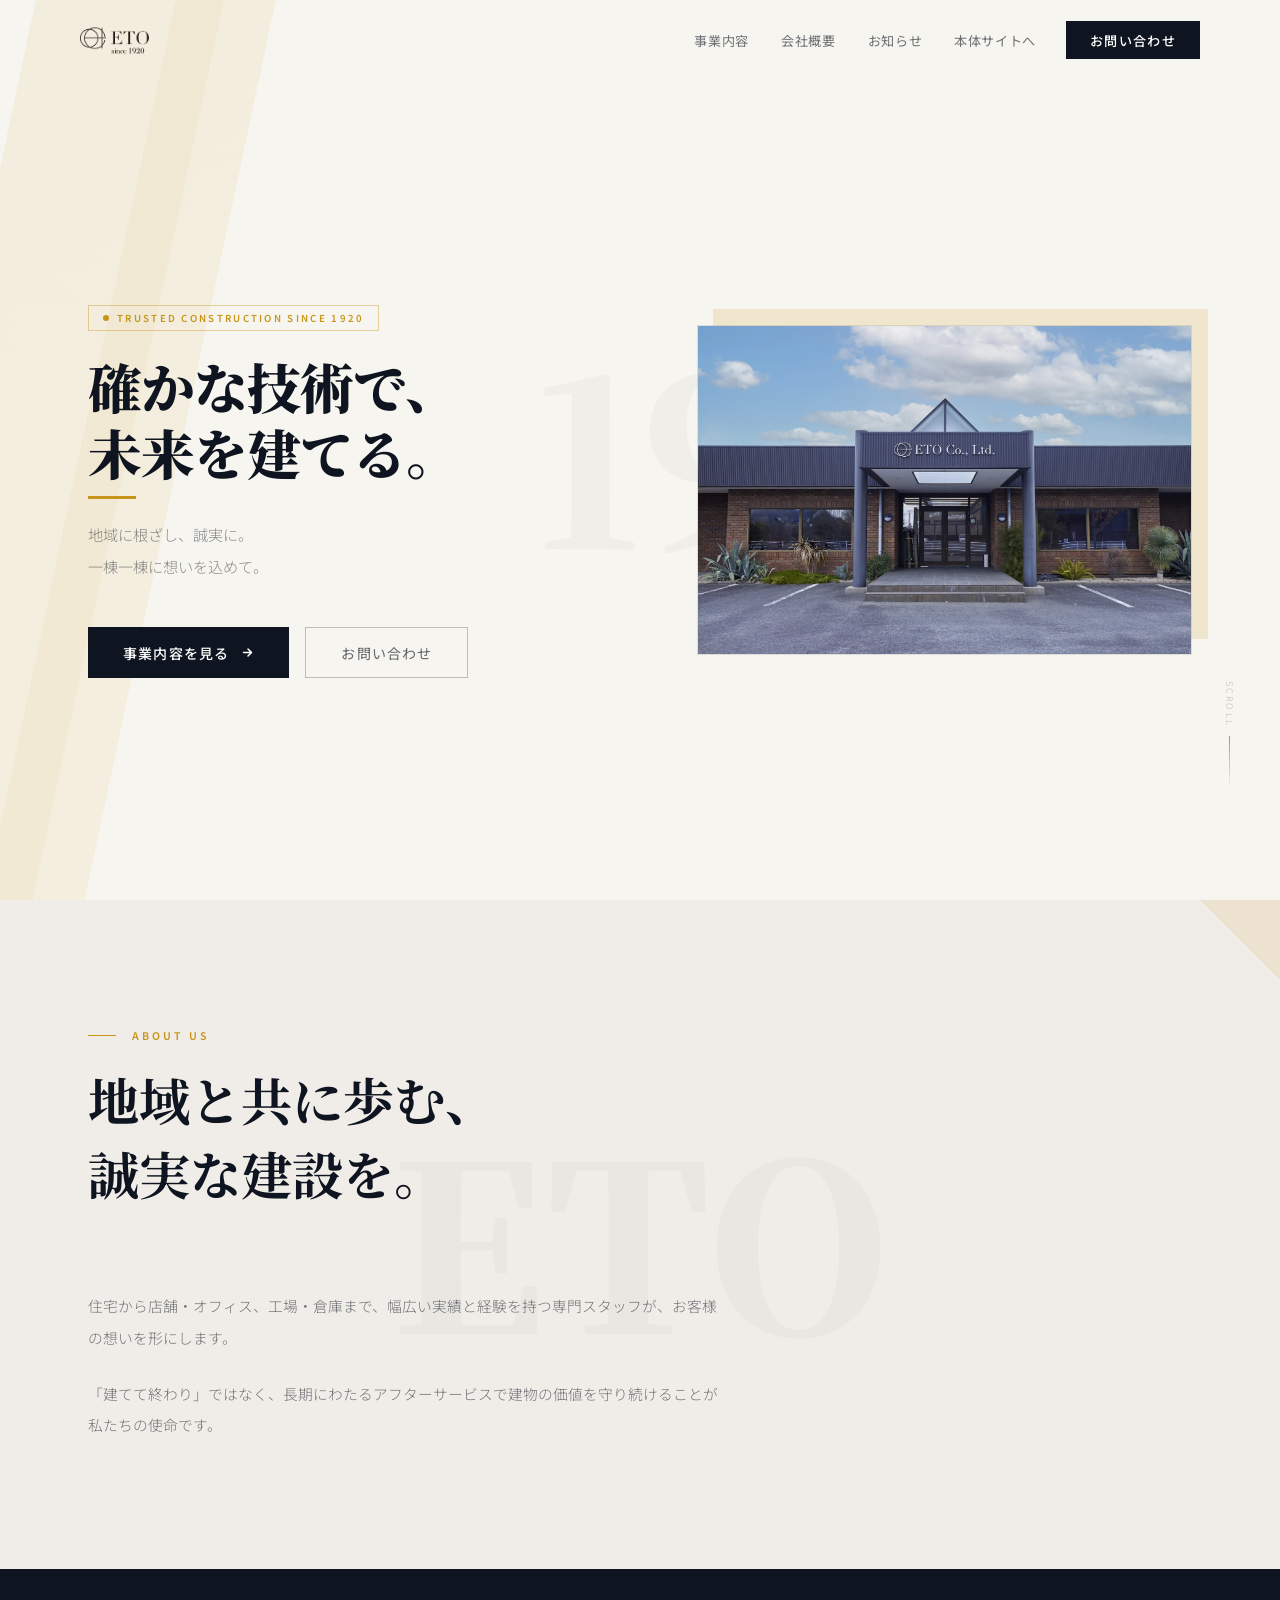
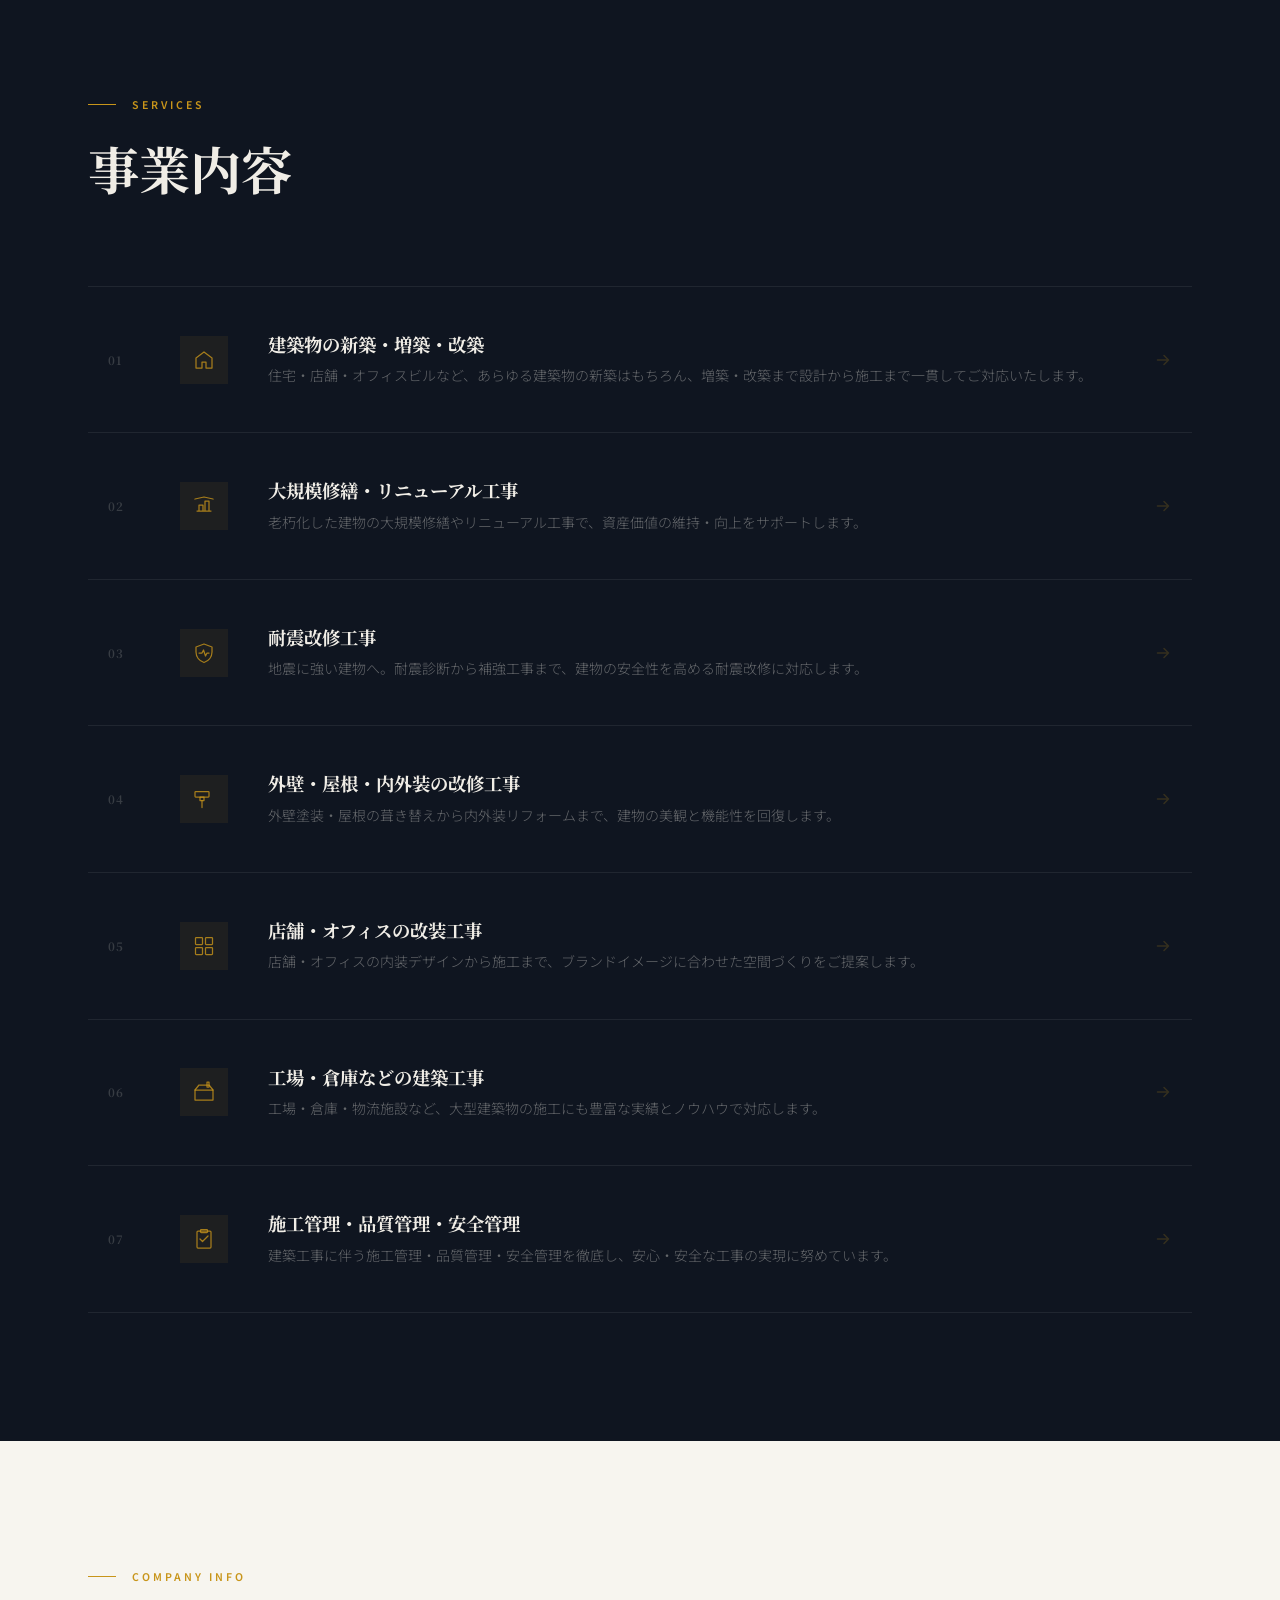
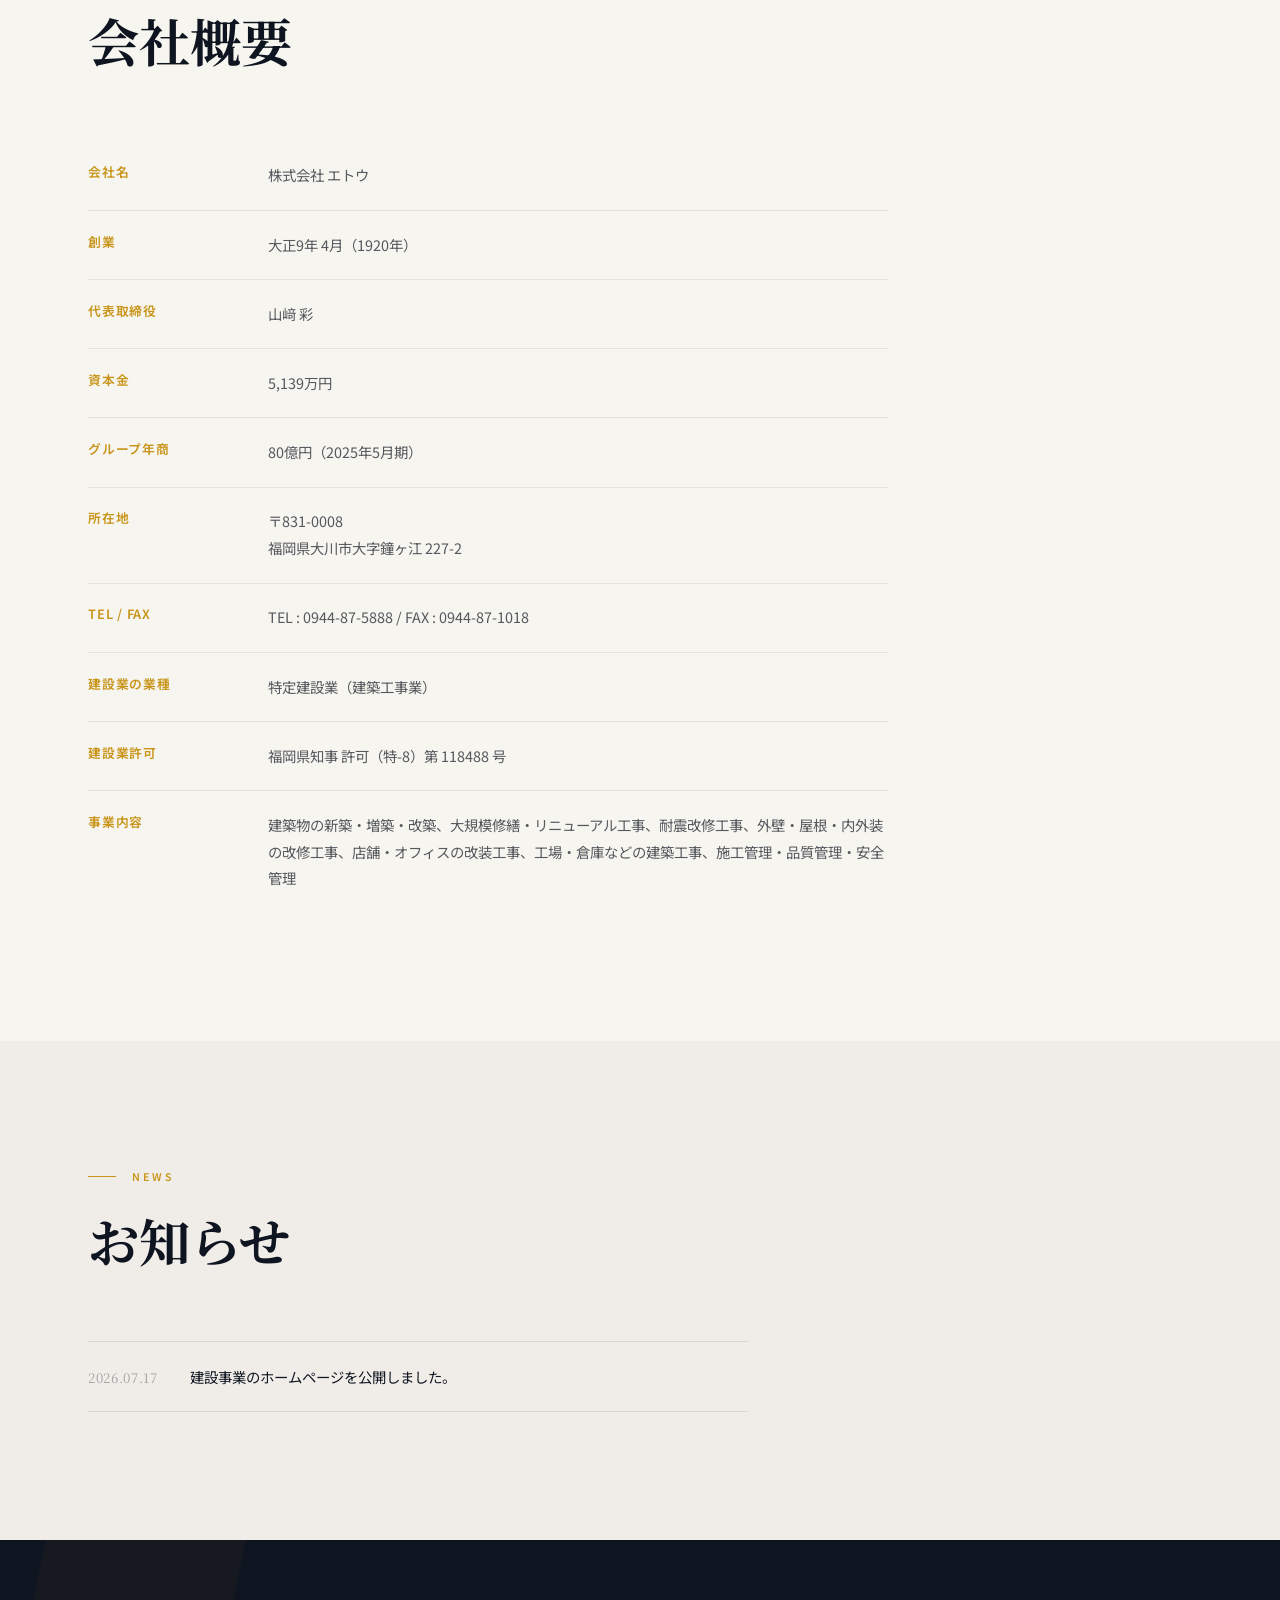
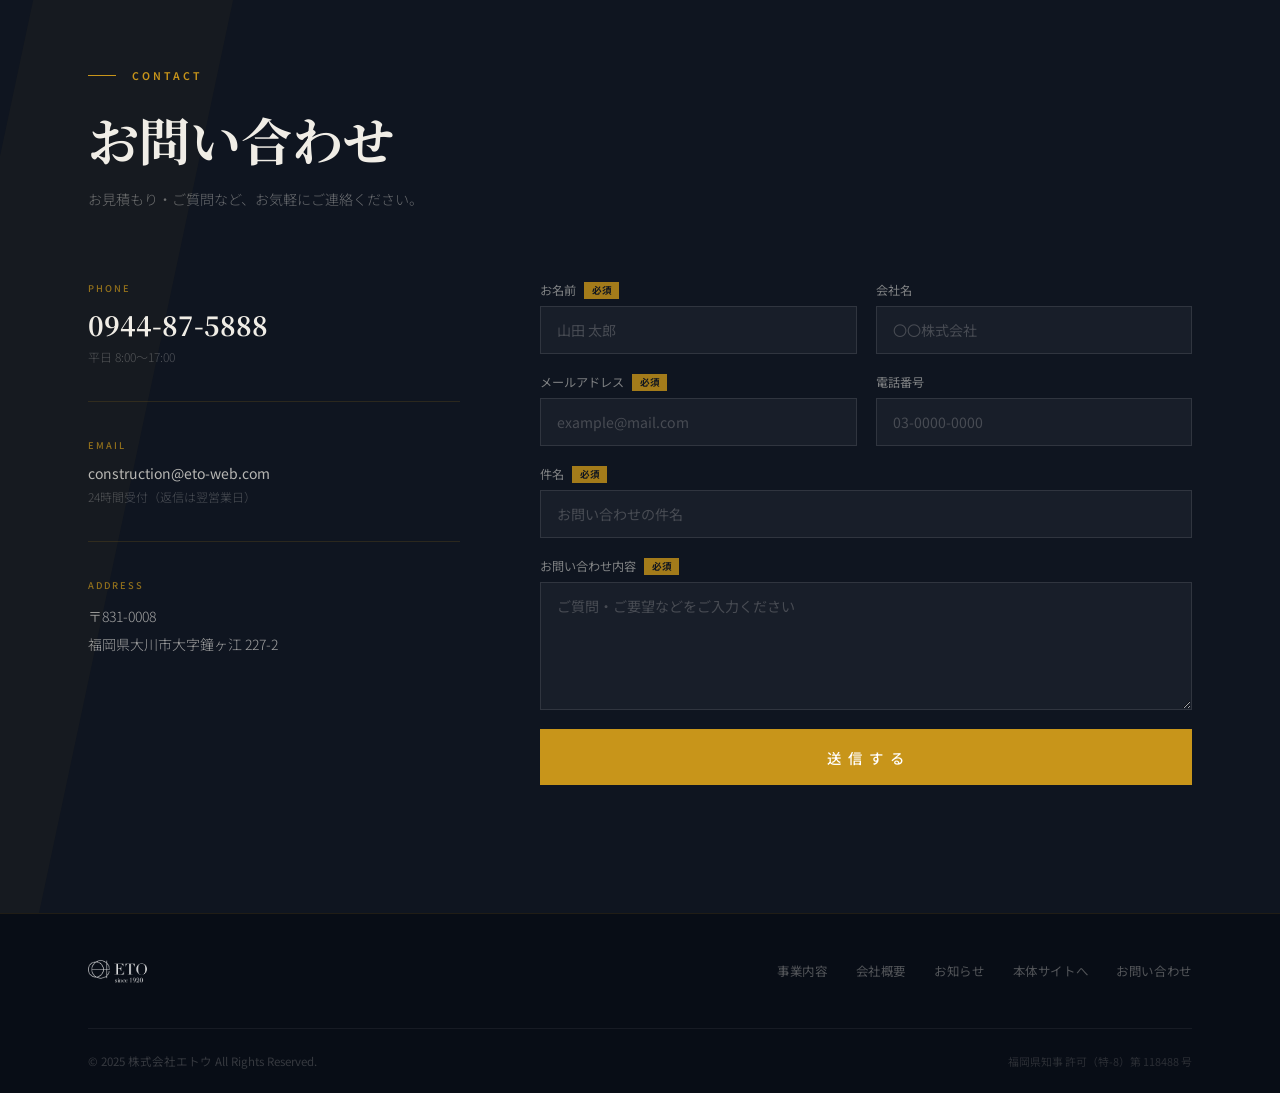
<file: index.html>
<!DOCTYPE html>
<html lang="ja">
<head>
  <meta charset="UTF-8">
  <meta name="viewport" content="width=device-width, initial-scale=1.0">
  <meta name="description" content="株式会社エトウ — 新築・増改築から大規模修繕・耐震改修・内外装リフォームまで、建築工事全般に対応。福岡県大川市に根ざした確かな技術と誠実な建設。">
  <title>株式会社エトウ | 確かな技術で未来を建てる</title>
  <link rel="canonical" href="https://eto-web.com/architecture/">

  <!-- Favicon -->
  <link rel="icon" type="image/png" sizes="32x32" href="images/favicon/32x32/favicon-32x32.png">
  <link rel="icon" type="image/png" sizes="16x16" href="images/favicon/16x16/favicon-16x16.png">
  <link rel="apple-touch-icon" sizes="180x180" href="images/favicon/apple-touch/apple-touch-icon.png">

  <!-- OGP / Twitter Card -->
  <meta property="og:type" content="website">
  <meta property="og:site_name" content="株式会社エトウ">
  <meta property="og:locale" content="ja_JP">
  <meta property="og:url" content="https://eto-web.com/architecture/">
  <meta property="og:title" content="株式会社エトウ | 確かな技術で未来を建てる">
  <meta property="og:description" content="株式会社エトウ — 新築・増改築から大規模修繕・耐震改修・内外装リフォームまで、建築工事全般に対応。福岡県大川市に根ざした確かな技術と誠実な建設。">
  <meta property="og:image" content="https://eto-web.com/architecture/images/company-main.jpg">
  <meta name="twitter:card" content="summary_large_image">
  <meta name="twitter:title" content="株式会社エトウ | 確かな技術で未来を建てる">
  <meta name="twitter:description" content="株式会社エトウ — 新築・増改築から大規模修繕・耐震改修・内外装リフォームまで、建築工事全般に対応。福岡県大川市に根ざした確かな技術と誠実な建設。">
  <meta name="twitter:image" content="https://eto-web.com/architecture/images/company-main.jpg">

  <!-- Google Analytics 4 -->
  <script async src="https://www.googletagmanager.com/gtag/js?id=G-9LS9EK1KLN"></script>
  <script>
    window.dataLayer = window.dataLayer || [];
    function gtag(){dataLayer.push(arguments);}
    gtag('js', new Date());
    gtag('config', 'G-9LS9EK1KLN', {
      cookie_domain: 'eto-web.com',
      cookie_flags: 'SameSite=None;Secure'
    });
  </script>

  <link rel="preconnect" href="https://fonts.googleapis.com">
  <link rel="preconnect" href="https://fonts.gstatic.com" crossorigin>
  <link href="https://fonts.googleapis.com/css2?family=Noto+Sans+JP:wght@300;400;500;700&family=Noto+Serif+JP:wght@400;700;900&display=swap" rel="stylesheet">
  <link rel="stylesheet" href="css/style.css">

  <!-- 構造化データ（LocalBusiness / GeneralContractor） -->
  <script type="application/ld+json">
  {
    "@context": "https://schema.org",
    "@type": ["LocalBusiness", "GeneralContractor"],
    "name": "株式会社エトウ",
    "alternateName": "ETO Co., Ltd.",
    "description": "株式会社エトウ — 新築・増改築から大規模修繕・耐震改修・内外装リフォームまで、建築工事全般に対応。福岡県大川市に根ざした確かな技術と誠実な建設。",
    "url": "https://eto-web.com/architecture/",
    "logo": "https://eto-web.com/architecture/images/logo.png",
    "image": "https://eto-web.com/architecture/images/company-main.jpg",
    "telephone": "+81-944-87-5888",
    "faxNumber": "+81-944-87-1018",
    "email": "construction@eto-web.com",
    "foundingDate": "1920",
    "address": {
      "@type": "PostalAddress",
      "streetAddress": "大字鐘ヶ江 227-2",
      "addressLocality": "大川市",
      "addressRegion": "福岡県",
      "postalCode": "831-0008",
      "addressCountry": "JP"
    },
    "geo": {
      "@type": "GeoCoordinates",
      "latitude": "33.2087",
      "longitude": "130.4036"
    },
    "openingHours": "Mo-Fr 08:00-17:00",
    "areaServed": {
      "@type": "AdministrativeArea",
      "name": "福岡県"
    },
    "sameAs": [
      "https://eto-web.com/"
    ],
    "identifier": {
      "@type": "PropertyValue",
      "name": "建設業許可番号",
      "value": "福岡県知事許可（特-8）第118488号"
    },
    "hasOfferCatalog": {
      "@type": "OfferCatalog",
      "name": "建築工事サービス",
      "itemListElement": [
        {
          "@type": "Offer",
          "itemOffered": {
            "@type": "Service",
            "name": "建築物の新築・増築・改築",
            "description": "住宅・店舗・オフィスビルなど、あらゆる建築物の新築はもちろん、増築・改築まで設計から施工まで一貫して対応。"
          }
        },
        {
          "@type": "Offer",
          "itemOffered": {
            "@type": "Service",
            "name": "大規模修繕・リニューアル工事",
            "description": "老朽化した建物の大規模修繕やリニューアル工事で、資産価値の維持・向上をサポート。"
          }
        },
        {
          "@type": "Offer",
          "itemOffered": {
            "@type": "Service",
            "name": "耐震改修工事",
            "description": "耐震診断から補強工事まで、建物の安全性を高める耐震改修に対応。"
          }
        },
        {
          "@type": "Offer",
          "itemOffered": {
            "@type": "Service",
            "name": "外壁・屋根・内外装の改修工事",
            "description": "外壁塗装・屋根の葺き替えから内外装リフォームまで、建物の美観と機能性を回復。"
          }
        },
        {
          "@type": "Offer",
          "itemOffered": {
            "@type": "Service",
            "name": "店舗・オフィスの改装工事",
            "description": "店舗・オフィスの内装デザインから施工まで、ブランドイメージに合わせた空間づくりを提案。"
          }
        },
        {
          "@type": "Offer",
          "itemOffered": {
            "@type": "Service",
            "name": "工場・倉庫などの建築工事",
            "description": "工場・倉庫・物流施設など、大型建築物の施工に対応。"
          }
        },
        {
          "@type": "Offer",
          "itemOffered": {
            "@type": "Service",
            "name": "施工管理・品質管理・安全管理",
            "description": "建築工事に伴う施工管理・品質管理・安全管理を徹底。"
          }
        }
      ]
    }
  }
  </script>
</head>
<body>

  <div id="overlay" class="overlay" aria-hidden="true"></div>

  <nav id="mobileMenu" class="mobile-menu" aria-label="モバイルナビゲーション">
    <a href="#services" class="mobile-link">事業内容</a>
    <a href="#company" class="mobile-link">会社概要</a>
    <a href="#news" class="mobile-link">お知らせ</a>
    <a href="https://eto-web.com/" class="mobile-link">本体サイトへ</a>
    <a href="#contact" class="mobile-cta">お問い合わせ</a>
  </nav>

  <!-- ========== HEADER ========== -->
  <header id="header">
    <div class="header-inner">
      <a href="#" class="logo" aria-label="株式会社エトウ トップへ">
        <img src="images/logo.png" alt="株式会社エトウ" class="logo-img" width="330" height="190">
      </a>
      <nav class="desktop-nav" aria-label="メインナビゲーション">
        <a href="#services" class="nav-lnk">事業内容</a>
        <a href="#company" class="nav-lnk">会社概要</a>
        <a href="#news" class="nav-lnk">お知らせ</a>
        <a href="https://eto-web.com/" class="nav-lnk">本体サイトへ</a>
        <a href="#contact" class="nav-cta">お問い合わせ</a>
      </nav>
      <button id="hamburger" class="hamburger" aria-label="メニューを開く" aria-expanded="false" aria-controls="mobileMenu">
        <span></span>
        <span></span>
        <span></span>
      </button>
    </div>
  </header>

  <main>

    <!-- ========== HERO ========== -->
    <section id="hero" aria-label="メインビジュアル">
      <div class="hero-stripe hero-stripe--wide" aria-hidden="true"></div>
      <div class="hero-stripe hero-stripe--thin" aria-hidden="true"></div>
      <div class="hero-ghost" aria-hidden="true">1920</div>

      <div class="hero-body">
        <div class="hero-grid">
          <div class="hero-text">
            <div class="hero-badge">
              <span class="hero-badge-dot" aria-hidden="true"></span>
              <span class="hero-badge-text">TRUSTED CONSTRUCTION SINCE 1920</span>
            </div>
            <h1 class="hero-h1">確かな技術で、<br>未来を建てる。</h1>
            <div class="hero-goldline" aria-hidden="true"></div>
            <p class="hero-sub">地域に根ざし、誠実に。<br>一棟一棟に想いを込めて。</p>
            <div class="hero-btns">
              <a href="#services" class="btn btn-primary">
                事業内容を見る
                <svg width="13" height="13" viewBox="0 0 13 13" fill="none" aria-hidden="true"><path d="M2.5 6.5H10.5M7 3L10.5 6.5L7 10" stroke="currentColor" stroke-width="1.5" stroke-linecap="round" stroke-linejoin="round"/></svg>
              </a>
              <a href="#contact" class="btn btn-outline">お問い合わせ</a>
            </div>
          </div>
          <div class="hero-visual">
            <picture>
              <source srcset="images/company-main.webp" type="image/webp">
              <img src="images/company-main.jpg" alt="株式会社エトウ 本社屋外観" width="1600" height="1067" loading="eager" fetchpriority="high">
            </picture>
          </div>
        </div>
      </div>

      <div class="hero-scroll" aria-hidden="true">
        <span class="hero-scroll-text">SCROLL</span>
        <div class="hero-scroll-line"></div>
      </div>
    </section>

    <!-- ========== ABOUT ========== -->
    <section id="about">
      <div class="about-ghost" aria-hidden="true">ETO</div>
      <div class="about-corner" aria-hidden="true"></div>

      <div class="container">
        <div class="section-header js-fade">
          <div class="section-label">
            <span class="section-label-line" aria-hidden="true"></span>
            <span class="section-label-text">ABOUT US</span>
          </div>
          <h2>地域と共に歩む、<br>誠実な建設を。</h2>
        </div>
        <div class="about-content js-fade">
          <p class="about-para">住宅から店舗・オフィス、工場・倉庫まで、幅広い実績と経験を持つ専門スタッフが、お客様の想いを形にします。</p>
          <p class="about-para about-para--last">「建てて終わり」ではなく、長期にわたるアフターサービスで建物の価値を守り続けることが私たちの使命です。</p>
        </div>
      </div>
    </section>

    <!-- ========== SERVICES ========== -->
    <section id="services">
      <div class="container">
        <div class="section-header js-fade">
          <div class="section-label">
            <span class="section-label-line" aria-hidden="true"></span>
            <span class="section-label-text">SERVICES</span>
          </div>
          <h2 class="on-dark">事業内容</h2>
        </div>

        <div class="svc-row js-fade">
          <span class="svc-num">01</span>
          <div class="svc-icon" aria-hidden="true">
            <svg width="24" height="24" viewBox="0 0 48 48" fill="none" stroke="rgba(200,149,26,0.8)" stroke-width="2.5" stroke-linejoin="round"><path d="M8 40V20L24 8L40 20V40H28V28H20V40H8Z"/></svg>
          </div>
          <div class="svc-text">
            <h3>建築物の新築・増築・改築</h3>
            <p class="svc-desc">住宅・店舗・オフィスビルなど、あらゆる建築物の新築はもちろん、増築・改築まで設計から施工まで一貫してご対応いたします。</p>
          </div>
          <svg class="svc-arrow" width="18" height="18" viewBox="0 0 18 18" fill="none" aria-hidden="true"><path d="M3.5 9H14.5M10 4.5L14.5 9L10 13.5" stroke="#c8951a" stroke-width="1.5" stroke-linecap="round" stroke-linejoin="round"/></svg>
        </div>

        <div class="svc-row js-fade" data-delay="80">
          <span class="svc-num">02</span>
          <div class="svc-icon" aria-hidden="true">
            <svg width="24" height="24" viewBox="0 0 48 48" fill="none" stroke="rgba(200,149,26,0.8)" stroke-width="2.5" stroke-linecap="round" stroke-linejoin="round"><path d="M10 34H38M14 34V22H22V34M26 34V14H34V34"/><path d="M6 10L24 6L42 10"/></svg>
          </div>
          <div class="svc-text">
            <h3>大規模修繕・リニューアル工事</h3>
            <p class="svc-desc">老朽化した建物の大規模修繕やリニューアル工事で、資産価値の維持・向上をサポートします。</p>
          </div>
          <svg class="svc-arrow" width="18" height="18" viewBox="0 0 18 18" fill="none" aria-hidden="true"><path d="M3.5 9H14.5M10 4.5L14.5 9L10 13.5" stroke="#c8951a" stroke-width="1.5" stroke-linecap="round" stroke-linejoin="round"/></svg>
        </div>

        <div class="svc-row js-fade" data-delay="160">
          <span class="svc-num">03</span>
          <div class="svc-icon" aria-hidden="true">
            <svg width="24" height="24" viewBox="0 0 48 48" fill="none" stroke="rgba(200,149,26,0.8)" stroke-width="2.5" stroke-linecap="round" stroke-linejoin="round"><path d="M24 6L40 12V22C40 32 33 40 24 43C15 40 8 32 8 22V12L24 6Z"/><path d="M14 24H20L23 18L27 30L30 24H34"/></svg>
          </div>
          <div class="svc-text">
            <h3>耐震改修工事</h3>
            <p class="svc-desc">地震に強い建物へ。耐震診断から補強工事まで、建物の安全性を高める耐震改修に対応します。</p>
          </div>
          <svg class="svc-arrow" width="18" height="18" viewBox="0 0 18 18" fill="none" aria-hidden="true"><path d="M3.5 9H14.5M10 4.5L14.5 9L10 13.5" stroke="#c8951a" stroke-width="1.5" stroke-linecap="round" stroke-linejoin="round"/></svg>
        </div>

        <div class="svc-row js-fade" data-delay="240">
          <span class="svc-num">04</span>
          <div class="svc-icon" aria-hidden="true">
            <svg width="24" height="24" viewBox="0 0 48 48" fill="none" stroke="rgba(200,149,26,0.8)" stroke-width="2.5" stroke-linecap="round" stroke-linejoin="round"><rect x="6" y="9" width="28" height="11" rx="1.5"/><rect x="16" y="20" width="8" height="7"/><path d="M20 27V41"/></svg>
          </div>
          <div class="svc-text">
            <h3>外壁・屋根・内外装の改修工事</h3>
            <p class="svc-desc">外壁塗装・屋根の葺き替えから内外装リフォームまで、建物の美観と機能性を回復します。</p>
          </div>
          <svg class="svc-arrow" width="18" height="18" viewBox="0 0 18 18" fill="none" aria-hidden="true"><path d="M3.5 9H14.5M10 4.5L14.5 9L10 13.5" stroke="#c8951a" stroke-width="1.5" stroke-linecap="round" stroke-linejoin="round"/></svg>
        </div>

        <div class="svc-row js-fade" data-delay="320">
          <span class="svc-num">05</span>
          <div class="svc-icon" aria-hidden="true">
            <svg width="24" height="24" viewBox="0 0 48 48" fill="none" stroke="rgba(200,149,26,0.8)" stroke-width="2.5"><rect x="7" y="7" width="14" height="14" rx="1.5"/><rect x="27" y="7" width="14" height="14" rx="1.5"/><rect x="7" y="27" width="14" height="14" rx="1.5"/><rect x="27" y="27" width="14" height="14" rx="1.5"/></svg>
          </div>
          <div class="svc-text">
            <h3>店舗・オフィスの改装工事</h3>
            <p class="svc-desc">店舗・オフィスの内装デザインから施工まで、ブランドイメージに合わせた空間づくりをご提案します。</p>
          </div>
          <svg class="svc-arrow" width="18" height="18" viewBox="0 0 18 18" fill="none" aria-hidden="true"><path d="M3.5 9H14.5M10 4.5L14.5 9L10 13.5" stroke="#c8951a" stroke-width="1.5" stroke-linecap="round" stroke-linejoin="round"/></svg>
        </div>

        <div class="svc-row js-fade" data-delay="400">
          <span class="svc-num">06</span>
          <div class="svc-icon" aria-hidden="true">
            <svg width="24" height="24" viewBox="0 0 48 48" fill="none" stroke="rgba(200,149,26,0.8)" stroke-width="2.5" stroke-linecap="round" stroke-linejoin="round"><rect x="6" y="20" width="36" height="20"/><path d="M6 20L14 10H34L42 20"/><rect x="30" y="4" width="4" height="10"/></svg>
          </div>
          <div class="svc-text">
            <h3>工場・倉庫などの建築工事</h3>
            <p class="svc-desc">工場・倉庫・物流施設など、大型建築物の施工にも豊富な実績とノウハウで対応します。</p>
          </div>
          <svg class="svc-arrow" width="18" height="18" viewBox="0 0 18 18" fill="none" aria-hidden="true"><path d="M3.5 9H14.5M10 4.5L14.5 9L10 13.5" stroke="#c8951a" stroke-width="1.5" stroke-linecap="round" stroke-linejoin="round"/></svg>
        </div>

        <div class="svc-row svc-row--last js-fade" data-delay="480">
          <span class="svc-num">07</span>
          <div class="svc-icon" aria-hidden="true">
            <svg width="24" height="24" viewBox="0 0 48 48" fill="none" stroke="rgba(200,149,26,0.8)" stroke-width="2.5" stroke-linecap="round" stroke-linejoin="round"><rect x="10" y="8" width="28" height="34" rx="2"/><rect x="17" y="5" width="14" height="6" rx="1.5"/><path d="M16 24L21 29L32 18"/></svg>
          </div>
          <div class="svc-text">
            <h3>施工管理・品質管理・安全管理</h3>
            <p class="svc-desc">建築工事に伴う施工管理・品質管理・安全管理を徹底し、安心・安全な工事の実現に努めています。</p>
          </div>
          <svg class="svc-arrow" width="18" height="18" viewBox="0 0 18 18" fill="none" aria-hidden="true"><path d="M3.5 9H14.5M10 4.5L14.5 9L10 13.5" stroke="#c8951a" stroke-width="1.5" stroke-linecap="round" stroke-linejoin="round"/></svg>
        </div>
      </div>
    </section>

    <!-- ========== COMPANY ========== -->
    <section id="company">
      <div class="container">
        <div class="section-header section-header--table js-fade">
          <div class="section-label">
            <span class="section-label-line" aria-hidden="true"></span>
            <span class="section-label-text">COMPANY INFO</span>
          </div>
          <h2>会社概要</h2>
        </div>
        <div class="company-wrapper js-fade">
          <table class="company-table">
            <tbody>
              <tr>
                <th scope="row">会社名</th>
                <td>株式会社 エトウ</td>
              </tr>
              <tr>
                <th scope="row">創業</th>
                <td>大正9年 4月（1920年）</td>
              </tr>
              <tr>
                <th scope="row">代表取締役</th>
                <td>山﨑 彩</td>
              </tr>
              <tr>
                <th scope="row">資本金</th>
                <td>5,139万円</td>
              </tr>
              <tr>
                <th scope="row">グループ年商</th>
                <td>80億円（2025年5月期）</td>
              </tr>
              <tr>
                <th scope="row">所在地</th>
                <td>〒831-0008<br>福岡県大川市大字鐘ヶ江 227-2</td>
              </tr>
              <tr>
                <th scope="row">TEL / FAX</th>
                <td>TEL : 0944-87-5888 / FAX : 0944-87-1018</td>
              </tr>
              <tr>
                <th scope="row">建設業の業種</th>
                <td>特定建設業（建築工事業）</td>
              </tr>
              <tr>
                <th scope="row">建設業許可</th>
                <td>福岡県知事 許可（特-8）第 118488 号</td>
              </tr>
              <tr>
                <th scope="row">事業内容</th>
                <td>建築物の新築・増築・改築、大規模修繕・リニューアル工事、耐震改修工事、外壁・屋根・内外装の改修工事、店舗・オフィスの改装工事、工場・倉庫などの建築工事、施工管理・品質管理・安全管理</td>
              </tr>
            </tbody>
          </table>
        </div>
      </div>
    </section>

    <!-- ========== NEWS ========== -->
    <section id="news">
      <div class="container">
        <div class="section-header section-header--table js-fade">
          <div class="section-label">
            <span class="section-label-line" aria-hidden="true"></span>
            <span class="section-label-text">NEWS</span>
          </div>
          <h2>お知らせ</h2>
        </div>
        <ul class="news-list js-fade">
          <li class="news-item">
            <time class="news-date">2026.07.17</time>
            <p class="news-title">建設事業のホームページを公開しました。</p>
          </li>
        </ul>
      </div>
    </section>

    <!-- ========== CONTACT ========== -->
    <section id="contact">
      <div class="contact-stripe" aria-hidden="true"></div>

      <div class="container">
        <div class="section-header section-header--contact js-fade">
          <div class="section-label">
            <span class="section-label-line" aria-hidden="true"></span>
            <span class="section-label-text">CONTACT</span>
          </div>
          <h2 class="on-dark">お問い合わせ</h2>
          <p class="section-desc">お見積もり・ご質問など、お気軽にご連絡ください。</p>
        </div>
        <div class="contact-grid">
          <div class="contact-info js-fade">
            <div>
              <p class="contact-label">PHONE</p>
              <a href="tel:0944875888" class="contact-phone">0944-87-5888</a>
              <p class="contact-note">平日 8:00〜17:00</p>
            </div>
            <div class="contact-divider" aria-hidden="true"></div>
            <div>
              <p class="contact-label">EMAIL</p>
              <a href="mailto:construction@eto-web.com" class="contact-email">construction@eto-web.com</a>
              <p class="contact-note">24時間受付（返信は翌営業日）</p>
            </div>
            <div class="contact-divider" aria-hidden="true"></div>
            <div>
              <p class="contact-label">ADDRESS</p>
              <p class="contact-address">〒831-0008<br>福岡県大川市大字鐘ヶ江 227-2</p>
            </div>
          </div>

          <form id="contactForm" class="contact-form js-fade" novalidate>
            <div class="form-group">
              <label for="name">お名前<span class="required">必須</span></label>
              <input class="eto-input" type="text" id="name" name="name" placeholder="山田 太郎" required autocomplete="name">
            </div>
            <div class="form-group">
              <label for="company-name">会社名</label>
              <input class="eto-input" type="text" id="company-name" name="company" placeholder="〇〇株式会社" autocomplete="organization">
            </div>
            <div class="form-group">
              <label for="email">メールアドレス<span class="required">必須</span></label>
              <input class="eto-input" type="email" id="email" name="email" placeholder="example@mail.com" required autocomplete="email">
            </div>
            <div class="form-group">
              <label for="tel">電話番号</label>
              <input class="eto-input" type="tel" id="tel" name="tel" placeholder="03-0000-0000" autocomplete="tel">
            </div>
            <div class="form-group form-full">
              <label for="subject">件名<span class="required">必須</span></label>
              <input class="eto-input" type="text" id="subject" name="subject" placeholder="お問い合わせの件名" required>
            </div>
            <div class="form-group form-full">
              <label for="message">お問い合わせ内容<span class="required">必須</span></label>
              <textarea class="eto-input" id="message" name="message" rows="5" placeholder="ご質問・ご要望などをご入力ください" required></textarea>
            </div>
            <div class="form-full">
              <button type="submit" class="submit-btn">送 信 す る</button>
            </div>
          </form>
        </div>
      </div>
    </section>

  </main>

  <!-- ========== FOOTER ========== -->
  <footer>
    <div class="container">
      <div class="footer-top">
        <a href="#" class="footer-logo" aria-label="株式会社エトウ トップへ">
          <img src="images/logo.png" alt="株式会社エトウ" class="footer-logo-img" width="330" height="190">
        </a>
        <nav class="footer-nav" aria-label="フッターナビゲーション">
          <a href="#services">事業内容</a>
          <a href="#company">会社概要</a>
          <a href="#news">お知らせ</a>
          <a href="https://eto-web.com/">本体サイトへ</a>
          <a href="#contact">お問い合わせ</a>
        </nav>
      </div>
      <div class="footer-bottom">
        <p class="footer-copy">&copy; 2025 株式会社エトウ All Rights Reserved.</p>
        <p class="footer-license">福岡県知事 許可（特-8）第 118488 号</p>
      </div>
    </div>
  </footer>

  <button id="backToTop" class="back-to-top" aria-label="ページトップへ">
    <svg width="15" height="15" viewBox="0 0 15 15" fill="none" aria-hidden="true"><path d="M7.5 11.5V3.5M3.5 7.5L7.5 3.5L11.5 7.5" stroke="white" stroke-width="1.5" stroke-linecap="round" stroke-linejoin="round"/></svg>
  </button>

  <script src="js/main.js"></script>
</body>
</html>
</file>
<file: css/style.css>
/* ==========================================================
   株式会社エトウ コーポレートサイト
   Design tokens from design_handoff_eto_website/README.md
   ========================================================== */

:root {
  --bg: #f7f5ef;
  --bg-alt: #f0ede8;
  --dark: #0f1520;
  --dark-deep: #080d16;
  --gold: #c8951a;
  --gold-light: #d4a530;
  --text-secondary: rgba(15, 21, 32, 0.56);
  --text-muted: rgba(15, 21, 32, 0.35);
  --white-text: #f0ede6;
  --border-light: rgba(15, 21, 32, 0.08);
  --border-dark: rgba(255, 255, 255, 0.07);
  --serif: 'Noto Serif JP', serif;
  --sans: 'Noto Sans JP', sans-serif;
}

*, *::before, *::after { box-sizing: border-box; margin: 0; padding: 0; }

html { scroll-behavior: smooth; }

body {
  overflow-x: hidden;
  background: var(--bg);
  font-family: var(--sans);
  color: var(--dark);
}

::-webkit-scrollbar { width: 3px; }
::-webkit-scrollbar-track { background: var(--bg); }
::-webkit-scrollbar-thumb { background: var(--gold); }

/* ---------- Keyframes ---------- */
@keyframes eto-sweep  { from { transform: translateX(-130%) skewX(-12deg); } to { transform: translateX(0) skewX(-12deg); } }
@keyframes eto-up     { from { opacity: 0; transform: translateY(24px); } to { opacity: 1; transform: translateY(0); } }
@keyframes eto-fade   { from { opacity: 0; } to { opacity: 1; } }
@keyframes eto-pulse  { 0%, 100% { opacity: 0.55; } 50% { opacity: 1; } }
@keyframes eto-draw   { from { transform: scaleX(0); transform-origin: left; } to { transform: scaleX(1); transform-origin: left; } }
@keyframes eto-scroll { 0%, 100% { opacity: 0.3; transform: translateY(0); } 50% { opacity: 0.7; transform: translateY(7px); } }

/* ---------- Scroll fade-in ---------- */
.js-fade {
  opacity: 0;
  transform: translateY(28px);
  transition: opacity 0.75s cubic-bezier(0.4, 0, 0.2, 1), transform 0.75s cubic-bezier(0.4, 0, 0.2, 1);
}
.js-fade.is-visible { opacity: 1; transform: translateY(0); }

/* ---------- Layout ---------- */
.container {
  max-width: 1200px;
  margin: 0 auto;
  padding: 0 3rem;
  position: relative;
  z-index: 1;
}

/* ---------- Header ---------- */
#header {
  position: fixed;
  top: 0;
  left: 0;
  right: 0;
  z-index: 1000;
  padding: 1.25rem 0;
  transition: background 0.4s ease, padding 0.3s ease, box-shadow 0.3s ease;
}
#header.is-scrolled {
  background: rgba(247, 245, 239, 0.97);
  -webkit-backdrop-filter: blur(16px);
  backdrop-filter: blur(16px);
  box-shadow: 0 1px 0 rgba(15, 21, 32, 0.08);
  padding: 0.875rem 0;
}

.header-inner {
  max-width: 1200px;
  margin: 0 auto;
  padding: 0 2.5rem;
  display: flex;
  align-items: center;
  justify-content: space-between;
  gap: 2rem;
}

.logo {
  display: flex;
  align-items: center;
  text-decoration: none;
  flex-shrink: 0;
}
.logo-img {
  height: 40px;
  width: auto;
  display: block;
}

.desktop-nav {
  display: flex;
  align-items: center;
  gap: 0.25rem;
}
.nav-lnk {
  position: relative;
  padding: 0.5rem 0.875rem;
  font-size: 0.82rem;
  color: rgba(15, 21, 32, 0.6);
  text-decoration: none;
  letter-spacing: 0.05em;
  transition: color 0.3s;
}
.nav-lnk::after {
  content: '';
  position: absolute;
  bottom: -2px;
  left: 0;
  right: 0;
  height: 1px;
  background: var(--gold);
  transform: scaleX(0);
  transition: transform 0.25s ease;
}
.nav-lnk:hover::after { transform: scaleX(1); }

.nav-cta {
  margin-left: 0.75rem;
  padding: 0.6rem 1.5rem;
  background: var(--dark);
  color: #fff;
  font-size: 0.82rem;
  font-weight: 500;
  text-decoration: none;
  letter-spacing: 0.1em;
  transition: background 0.25s ease;
}
.nav-cta:hover { background: var(--gold); }

.hamburger {
  display: none;
  flex-direction: column;
  gap: 5px;
  background: none;
  border: none;
  cursor: pointer;
  padding: 4px;
}
.hamburger span {
  display: block;
  width: 24px;
  height: 1.5px;
  background: var(--dark);
  transition: transform 0.3s ease, opacity 0.3s ease;
  transform-origin: center;
}
.hamburger.is-open span:nth-child(1) { transform: translateY(6.5px) rotate(45deg); }
.hamburger.is-open span:nth-child(2) { opacity: 0; }
.hamburger.is-open span:nth-child(3) { transform: translateY(-6.5px) rotate(-45deg); }

/* ---------- Mobile menu ---------- */
.overlay {
  position: fixed;
  inset: 0;
  background: rgba(0, 0, 0, 0.55);
  z-index: 899;
  display: none;
}
.overlay.is-open { display: block; }

.mobile-menu {
  position: fixed;
  top: 0;
  right: -100%;
  bottom: 0;
  width: 82%;
  max-width: 300px;
  background: var(--dark);
  z-index: 900;
  padding: 5rem 2rem 2rem;
  transition: right 0.35s cubic-bezier(0.4, 0, 0.2, 1);
  border-left: 1px solid rgba(200, 149, 26, 0.15);
  display: flex;
  flex-direction: column;
}
.mobile-menu.is-open { right: 0; }

.mobile-link {
  display: block;
  padding: 1.1rem 0;
  border-bottom: 1px solid rgba(255, 255, 255, 0.06);
  color: rgba(240, 237, 230, 0.72);
  font-size: 0.95rem;
  text-decoration: none;
  letter-spacing: 0.05em;
}
.mobile-cta {
  display: block;
  margin-top: 1.5rem;
  padding: 0.875rem 1.5rem;
  background: var(--gold);
  color: #fff;
  font-size: 0.875rem;
  font-weight: 500;
  text-decoration: none;
  text-align: center;
  letter-spacing: 0.1em;
}

/* ---------- Section common ---------- */
section { position: relative; }

.section-header { margin-bottom: 5rem; }
.section-header--table { margin-bottom: 4rem; }
.section-header--contact { margin-bottom: 4.5rem; }

.section-label {
  display: flex;
  align-items: center;
  gap: 1rem;
  margin-bottom: 1.25rem;
}
.section-label-line {
  width: 28px;
  height: 1px;
  background: var(--gold);
}
.section-label-text {
  font-size: 0.66rem;
  letter-spacing: 0.28em;
  color: var(--gold);
  font-weight: 600;
  text-transform: uppercase;
}

.section-header h2 {
  font-family: var(--serif);
  font-size: clamp(2.1rem, 4vw, 3.2rem);
  font-weight: 700;
  color: var(--dark);
  line-height: 1.44;
}
.section-header h2.on-dark { color: var(--white-text); }

.section-desc {
  margin-top: 0.75rem;
  font-size: 0.88rem;
  color: rgba(240, 237, 230, 0.4);
  font-weight: 300;
}

/* ---------- Hero ---------- */
#hero {
  min-height: 100vh;
  background: var(--bg);
  display: flex;
  flex-direction: column;
  position: relative;
  overflow: hidden;
}

.hero-stripe {
  position: absolute;
  top: -40px;
  height: 130%;
  transform: skewX(-12deg);
}
.hero-stripe--wide {
  left: -80px;
  width: 240px;
  background: linear-gradient(135deg, #c8951a, #e0aa30);
  opacity: 0.08;
  animation: eto-sweep 1.1s cubic-bezier(0.22, 1, 0.36, 1) both;
}
.hero-stripe--thin {
  left: 60px;
  width: 48px;
  background: var(--gold);
  opacity: 0.055;
  animation: eto-sweep 1.1s 0.18s cubic-bezier(0.22, 1, 0.36, 1) both;
}

.hero-ghost {
  position: absolute;
  top: 50%;
  left: 50%;
  transform: translate(-20%, -50%);
  font-family: var(--serif);
  font-size: clamp(9rem, 18vw, 17rem);
  font-weight: 900;
  color: rgba(15, 21, 32, 0.032);
  white-space: nowrap;
  user-select: none;
  pointer-events: none;
  line-height: 1;
}

.hero-body {
  flex: 1;
  display: flex;
  align-items: center;
  position: relative;
  z-index: 1;
}
.hero-grid {
  max-width: 1200px;
  width: 100%;
  margin: 0 auto;
  padding: 9rem 3rem 4rem;
  display: grid;
  grid-template-columns: 1.1fr 1fr;
  gap: 4rem;
  align-items: center;
}

.hero-visual {
  position: relative;
  animation: eto-up 0.8s 0.5s both;
}
.hero-visual::before {
  content: '';
  position: absolute;
  top: -16px;
  right: -16px;
  width: 100%;
  height: 100%;
  background: var(--gold);
  opacity: 0.15;
  z-index: -1;
}
.hero-visual img {
  display: block;
  width: 100%;
  height: auto;
  aspect-ratio: 3 / 2;
  object-fit: cover;
  border: 1px solid rgba(15, 21, 32, 0.1);
}

.hero-badge {
  display: inline-flex;
  align-items: center;
  gap: 8px;
  padding: 5px 14px;
  border: 1px solid rgba(200, 149, 26, 0.4);
  margin-bottom: 22px;
  animation: eto-up 0.65s 0.18s both;
}
.hero-badge-dot {
  width: 6px;
  height: 6px;
  background: var(--gold);
  border-radius: 50%;
  animation: eto-pulse 2s 1.4s ease-in-out infinite;
}
.hero-badge-text {
  font-size: 0.6rem;
  letter-spacing: 0.24em;
  color: var(--gold);
  font-weight: 600;
}

.hero-h1 {
  font-family: var(--serif);
  font-size: clamp(2.2rem, 4.2vw, 4rem);
  font-weight: 900;
  color: var(--dark);
  line-height: 1.22;
  letter-spacing: -0.02em;
  margin-bottom: 12px;
  animation: eto-up 0.75s 0.32s both;
}

.hero-goldline {
  width: 48px;
  height: 3px;
  background: var(--gold);
  margin-bottom: 20px;
  animation: eto-draw 0.7s 0.5s both;
}

.hero-sub {
  color: rgba(15, 21, 32, 0.48);
  font-size: 0.95rem;
  line-height: 2.1;
  margin-bottom: 2.75rem;
  font-weight: 300;
  max-width: 420px;
  animation: eto-up 0.75s 0.46s both;
}

.hero-btns {
  display: flex;
  gap: 1rem;
  flex-wrap: wrap;
  animation: eto-up 0.75s 0.6s both;
}

.btn {
  display: inline-flex;
  align-items: center;
  padding: 0.9rem 2.2rem;
  font-size: 0.875rem;
  letter-spacing: 0.08em;
  text-decoration: none;
}
.btn-primary {
  gap: 0.75rem;
  background: var(--dark);
  color: #fff;
  font-weight: 500;
  transition: background 0.25s ease, transform 0.2s ease;
}
.btn-primary:hover {
  background: var(--gold);
  transform: translateY(-2px);
}
.btn-outline {
  border: 1.5px solid rgba(15, 21, 32, 0.25);
  color: rgba(15, 21, 32, 0.65);
  font-weight: 400;
  transition: border-color 0.25s ease, color 0.25s ease;
}
.btn-outline:hover {
  border-color: var(--dark);
  color: var(--dark);
}

/* Scroll indicator */
.hero-scroll {
  position: absolute;
  bottom: 7rem;
  right: 2.75rem;
  z-index: 2;
  display: flex;
  flex-direction: column;
  align-items: center;
  gap: 0.6rem;
}
.hero-scroll-text {
  writing-mode: vertical-rl;
  font-size: 0.56rem;
  letter-spacing: 0.24em;
  color: rgba(15, 21, 32, 0.25);
  font-weight: 300;
}
.hero-scroll-line {
  width: 1px;
  height: 52px;
  background: linear-gradient(to bottom, var(--gold), transparent);
  animation: eto-scroll 2.2s ease-in-out infinite;
  transform-origin: top;
}

/* ---------- About ---------- */
#about {
  background: var(--bg-alt);
  padding: 8rem 0;
  overflow: hidden;
}

.about-ghost {
  position: absolute;
  top: 50%;
  left: 50%;
  transform: translate(-50%, -50%);
  font-family: var(--serif);
  font-size: clamp(9rem, 18vw, 16rem);
  font-weight: 900;
  color: rgba(15, 21, 32, 0.028);
  white-space: nowrap;
  pointer-events: none;
  user-select: none;
  line-height: 1;
}
.about-corner {
  position: absolute;
  top: 0;
  right: 0;
  width: 0;
  height: 0;
  border-style: solid;
  border-width: 0 80px 80px 0;
  border-color: transparent var(--gold) transparent transparent;
  opacity: 0.12;
}

.about-content {
  max-width: 640px;
}

.about-para {
  color: var(--text-secondary);
  font-size: 0.92rem;
  line-height: 2.15;
  margin-bottom: 1.5rem;
  font-weight: 300;
}
.about-para--last { margin-bottom: 0; }

/* ---------- Services ---------- */
#services {
  background: var(--dark);
  padding: 8rem 0;
}

.svc-row {
  display: flex;
  align-items: center;
  gap: 2.5rem;
  padding: 2.75rem 1.25rem;
  border-top: 1px solid var(--border-dark);
  transition: background 0.3s ease;
}
.svc-row--last { border-bottom: 1px solid var(--border-dark); }
.svc-row:hover { background: rgba(200, 149, 26, 0.05); }

.svc-num {
  font-family: var(--serif);
  font-size: 0.72rem;
  font-weight: 700;
  color: rgba(240, 237, 230, 0.18);
  letter-spacing: 0.1em;
  flex-shrink: 0;
  min-width: 2rem;
  transition: color 0.3s ease;
}
.svc-row:hover .svc-num { color: var(--gold); }

.svc-icon {
  width: 48px;
  height: 48px;
  background: rgba(200, 149, 26, 0.08);
  display: flex;
  align-items: center;
  justify-content: center;
  flex-shrink: 0;
}

.svc-text {
  flex: 1;
  min-width: 0;
}
.svc-text h3 {
  font-family: var(--serif);
  font-size: 1.15rem;
  font-weight: 700;
  color: var(--white-text);
  margin-bottom: 0.4rem;
}
.svc-desc {
  font-size: 0.875rem;
  color: rgba(240, 237, 230, 0.38);
  font-weight: 300;
  line-height: 1.8;
}

.svc-arrow {
  flex-shrink: 0;
  opacity: 0.2;
  transition: transform 0.3s ease, opacity 0.3s ease;
}
.svc-row:hover .svc-arrow {
  transform: translateX(8px);
  opacity: 0.85;
}

/* ---------- Company ---------- */
#company {
  background: var(--bg);
  padding: 8rem 0;
}

.company-wrapper { max-width: 800px; }

.company-table {
  width: 100%;
  border-collapse: collapse;
}
.company-table tr { border-bottom: 1px solid var(--border-light); }
.company-table tr:last-child { border-bottom: none; }
.company-table th {
  width: 180px;
  padding: 1.3rem 1.5rem 1.3rem 0;
  font-size: 0.8rem;
  font-weight: 600;
  color: var(--gold);
  letter-spacing: 0.06em;
  text-align: left;
  vertical-align: top;
  white-space: nowrap;
}
.company-table td {
  padding: 1.3rem 0;
  font-size: 0.9rem;
  color: rgba(15, 21, 32, 0.7);
  line-height: 1.85;
  vertical-align: top;
}

/* ---------- News ---------- */
#news {
  background: var(--bg-alt);
  padding: 8rem 0;
}

.news-list {
  max-width: 660px;
  border-top: 1px solid rgba(15, 21, 32, 0.1);
}
.news-item {
  display: flex;
  align-items: baseline;
  gap: 2rem;
  padding: 1.5rem 0;
  border-bottom: 1px solid rgba(15, 21, 32, 0.1);
}
.news-date {
  flex-shrink: 0;
  font-family: var(--serif);
  font-size: 0.82rem;
  color: var(--text-muted);
  letter-spacing: 0.05em;
}
.news-title {
  font-size: 0.9rem;
  color: var(--dark);
  font-weight: 400;
}

/* ---------- Contact ---------- */
#contact {
  background: var(--dark);
  padding: 8rem 0;
  overflow: hidden;
}

.contact-stripe {
  position: absolute;
  top: -40px;
  left: -80px;
  width: 200px;
  height: 130%;
  background: var(--gold);
  opacity: 0.04;
  transform: skewX(-12deg);
}

.contact-grid {
  display: grid;
  grid-template-columns: 1fr 1.75fr;
  gap: 5rem;
  align-items: start;
}

.contact-info {
  display: flex;
  flex-direction: column;
  gap: 2.25rem;
}
.contact-label {
  font-size: 0.58rem;
  letter-spacing: 0.22em;
  color: rgba(200, 149, 26, 0.7);
  margin-bottom: 0.65rem;
  font-weight: 500;
}
.contact-phone {
  font-family: var(--serif);
  font-size: 1.65rem;
  font-weight: 700;
  color: var(--white-text);
  text-decoration: none;
  display: block;
  margin-bottom: 0.3rem;
  transition: color 0.2s;
}
.contact-phone:hover { color: var(--gold); }
.contact-email {
  font-size: 0.875rem;
  color: rgba(240, 237, 230, 0.75);
  text-decoration: none;
  display: block;
  margin-bottom: 0.3rem;
  transition: color 0.2s;
}
.contact-email:hover { color: var(--gold); }
.contact-note {
  font-size: 0.75rem;
  color: rgba(240, 237, 230, 0.28);
  font-weight: 300;
}
.contact-address {
  font-size: 0.875rem;
  color: rgba(240, 237, 230, 0.65);
  line-height: 2;
  font-weight: 300;
}
.contact-divider {
  width: 100%;
  height: 1px;
  background: rgba(200, 149, 26, 0.15);
}

/* Contact form */
.contact-form {
  display: grid;
  grid-template-columns: 1fr 1fr;
  gap: 1.2rem;
}
.form-group {
  display: flex;
  flex-direction: column;
  gap: 0.45rem;
}
.form-full { grid-column: 1 / -1; }

.form-group label {
  font-size: 0.76rem;
  color: rgba(240, 237, 230, 0.5);
  display: flex;
  align-items: center;
  gap: 0.5rem;
}
.required {
  background: rgba(200, 149, 26, 0.8);
  color: var(--dark);
  font-size: 0.6rem;
  padding: 0.1rem 0.45rem;
  font-weight: 700;
}

.eto-input {
  padding: 0.8rem 1rem;
  font-size: 0.88rem;
  background: rgba(255, 255, 255, 0.04);
  border: 1px solid rgba(255, 255, 255, 0.1);
  color: var(--white-text);
  font-family: var(--sans);
  transition: border-color 0.25s, background 0.25s;
  border-radius: 0;
}
.eto-input::placeholder { color: rgba(240, 237, 230, 0.22); }
.eto-input:focus {
  border-color: rgba(200, 149, 26, 0.7);
  background: rgba(200, 149, 26, 0.04);
  outline: none;
}
.eto-input.is-error { border-color: #e05252; }
textarea.eto-input { resize: vertical; }

.submit-btn {
  width: 100%;
  padding: 1.1rem;
  background: var(--gold);
  color: #fff;
  border: none;
  cursor: pointer;
  font-family: var(--sans);
  font-size: 0.9rem;
  font-weight: 500;
  letter-spacing: 0.14em;
  transition: background 0.25s ease, transform 0.2s ease;
}
.submit-btn:hover {
  background: var(--gold-light);
  transform: translateY(-1px);
}
.submit-btn:disabled {
  opacity: 0.6;
  cursor: not-allowed;
  transform: none;
}

.form-success {
  grid-column: 1 / -1;
  padding: 1rem 1.25rem;
  background: rgba(45, 122, 45, 0.1);
  border: 1px solid rgba(45, 122, 45, 0.4);
  color: #7ec87e;
  font-size: 0.875rem;
}
.form-success--error {
  background: rgba(200, 60, 60, 0.1);
  border-color: rgba(200, 60, 60, 0.4);
  color: #e08a8a;
}

/* ---------- Footer ---------- */
footer {
  background: var(--dark-deep);
  border-top: 1px solid rgba(200, 149, 26, 0.12);
}

.footer-top {
  display: flex;
  align-items: center;
  justify-content: space-between;
  padding: 2.5rem 0;
  border-bottom: 1px solid rgba(255, 255, 255, 0.06);
  gap: 2rem;
  flex-wrap: wrap;
}
.footer-logo {
  display: flex;
  align-items: center;
  text-decoration: none;
}
.footer-logo-img {
  height: 34px;
  width: auto;
  display: block;
  filter: brightness(0) invert(1);
  opacity: 0.85;
}
.footer-nav {
  display: flex;
  gap: 1.75rem;
  flex-wrap: wrap;
}
.footer-nav a {
  font-size: 0.78rem;
  color: rgba(240, 237, 230, 0.32);
  text-decoration: none;
  letter-spacing: 0.05em;
  transition: color 0.2s;
}
.footer-nav a:hover { color: var(--gold); }

.footer-bottom {
  padding: 1.5rem 0;
  display: flex;
  align-items: center;
  justify-content: space-between;
  flex-wrap: wrap;
  gap: 1rem;
}
.footer-copy {
  font-size: 0.72rem;
  color: rgba(240, 237, 230, 0.2);
}
.footer-license {
  font-size: 0.68rem;
  color: rgba(240, 237, 230, 0.15);
}

/* ---------- Back to top ---------- */
.back-to-top {
  position: fixed;
  bottom: 2rem;
  right: 2rem;
  width: 44px;
  height: 44px;
  background: var(--gold);
  color: #fff;
  border: none;
  cursor: pointer;
  display: flex;
  align-items: center;
  justify-content: center;
  opacity: 0;
  pointer-events: none;
  transition: opacity 0.3s, transform 0.2s, background 0.2s;
  z-index: 998;
}
.back-to-top.is-visible {
  opacity: 1;
  pointer-events: auto;
}
.back-to-top:hover {
  background: var(--gold-light);
  transform: translateY(-3px);
}

/* ---------- Responsive ---------- */
@media (max-width: 768px) {
  .desktop-nav { display: none; }
  .hamburger { display: flex; }
  .hero-h1 { font-size: 2.5rem; }
  .contact-grid { grid-template-columns: 1fr; gap: 3rem; }
  .svc-desc { display: none; }
  #hero { min-height: auto; }
  .hero-grid { grid-template-columns: 1fr; padding: 7rem 1.5rem 3rem; gap: 2.5rem; }
  .hero-visual::before { top: -10px; right: -10px; }
  .contact-form { grid-template-columns: 1fr; }
}

@media (max-width: 1024px) and (min-width: 769px) {
  .hero-grid { gap: 2.5rem; padding: 8rem 2rem 3rem; }
}

/* ---------- Reduced motion ---------- */
@media (prefers-reduced-motion: reduce) {
  html { scroll-behavior: auto; }
  *, *::before, *::after {
    animation-duration: 0.01ms !important;
    animation-iteration-count: 1 !important;
    transition-duration: 0.01ms !important;
  }
  .js-fade { opacity: 1; transform: none; }
}
</file>
